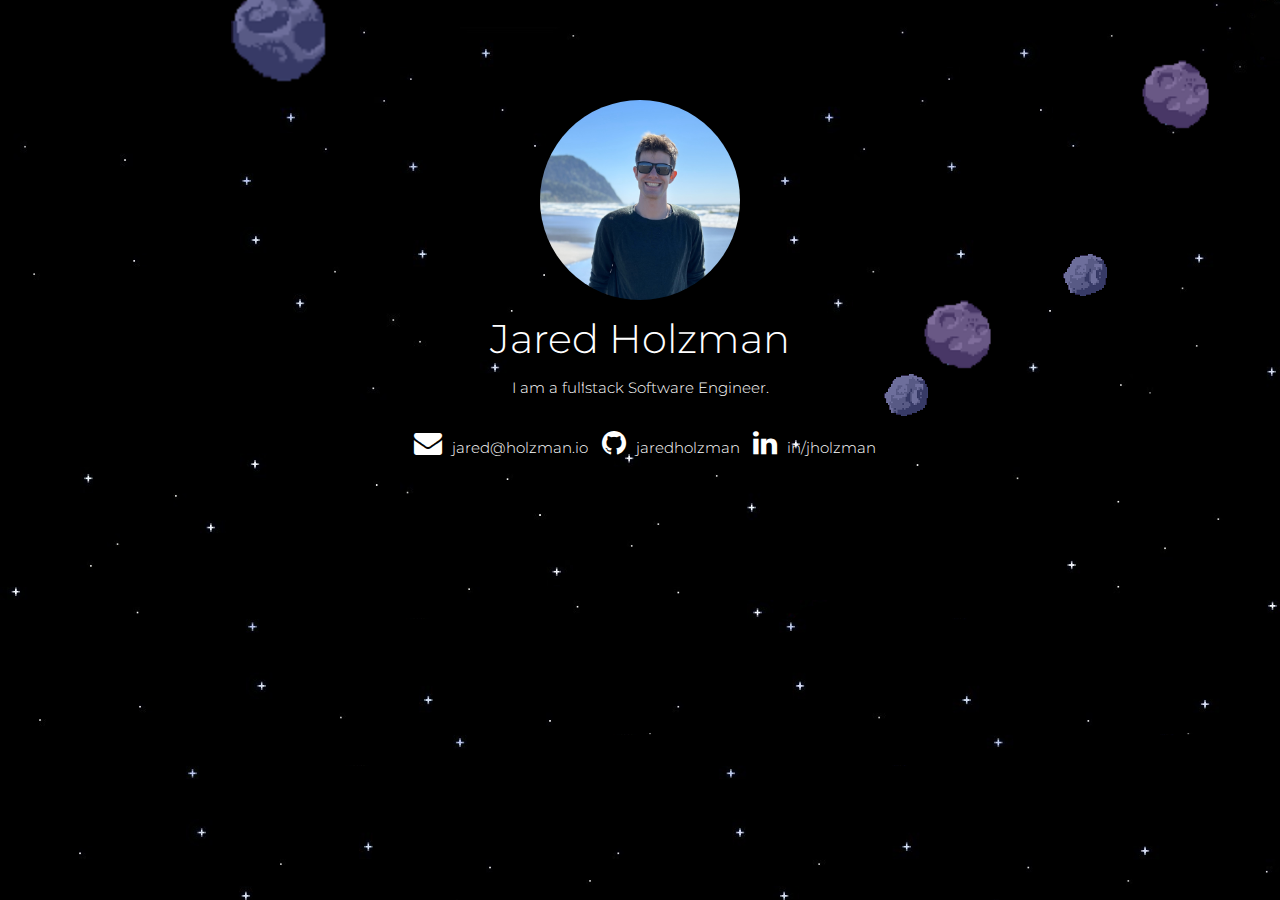
<file: index.html>
<!DOCTYPE html>
<html lang="en">
  <head>
    <meta charset="utf-8">
    <meta name="viewport" content="width=device-width, initial-scale=1.0">
    <meta name="description" content="">
    <meta name="author" content="">
    <link rel="shortcut icon" href="favicon.ico">
    <title>Jared Holzman's Homepage</title>

    <!-- Bootstrap core -->
    <link href="css/bootstrap.min.css" rel="stylesheet">
    <link href="css/font-awesome.min.css" rel="stylesheet">

    <!-- Custom styles for this template -->
    <link href="css/astroids.css" rel="stylesheet">
    <link href="css/main.css" rel="stylesheet">

    <link href='https://fonts.googleapis.com/css?family=Montserrat:700' rel='stylesheet' type='text/css'>
    <link href='https://fonts.googleapis.com/css?family=Lora:400italic' rel='stylesheet' type='text/css'>
    <link href="https://maxcdn.bootstrapcdn.com/font-awesome/4.1.0/css/font-awesome.min.css" rel="stylesheet">

  </head>

  <body>



    <!-- astroids -->
    <div class="astroid-container">
        <div class="astroid large astroid-1">
        </div>
        <div class="astroid normal astroid-2">
        </div>
        <div class="astroid astronaut astroid-3">
        </div>
        <div class="astroid tiny astroid-4">
        </div>
        <div class="astroid small astroid-5">
        </div>
        <div class="astroid normal astroid-6">
        </div>
        <div class="astroid small astroid-7">
        </div>
        <div class="astroid tiny astroid-8">
        </div>
        <div class="hide-below-900px">
        <div class="astroid small astroid-9">
        </div>
        <div class="astroid normal astroid-10">
        </div>
        <div class="astroid tiny astroid-11">
        </div>
        <div class="astroid small astroid-12">
        </div>
        <div class="astroid normal astroid-13">
        </div>
        <div class="astroid tiny astroid-14">
        </div>
        <div class="astroid small astroid-15">
        </div>
        </div>
    </div>

    <div class="container">
        <div class="circular centered"></div>

        <div class="name">
            <span class="letter">Jared Holzman</span>
            <!-- <p id="now-playing"></p> -->
            <p>I am a fullstack Software Engineer.</p>
        </div>

        <div class="media">
            <a id="email-anchor"><i class="fa fa-envelope fa-2x"></i><span id="email-text"></span></a>
            <a href="https://github.com/jaredholzman"><i class="fa fa-github fa-2x"></i><span>jaredholzman</span></a>
            <a href="https://linkedin.com/in/jholzman"><i class="fa fa-linkedin fa-2x"></i><span>in/jholzman</span></a>
            <!-- <a href="HolzmanResume.pdf"><i class="fa fa-file-text fa-2x"></i><span>Resume</span></a> -->
            <!-- <a href="portfolio.html"><i class="fa fa-folder-open fa-2x"></i><span>Portfolio</span></a> -->
        </div>

    </div><!-- /.container -->

    <!-- Spam prevention. Thanks Harsh! -->
    <script type="text/javascript">
    var hostname = "holzman.io";
    var username = "jared";
    var linktext = username + "@" + hostname ;
    document.getElementById("email-anchor").href = "mail" + "to:" + linktext ;
    document.getElementById("email-text").innerHTML = linktext ;
    </script>

    <script src="js/jquery.js"></script>
    <script src="js/bootstrap.min.js"></script>
    <script src="js/main.js"></script>
  </body>
</html>
</file>
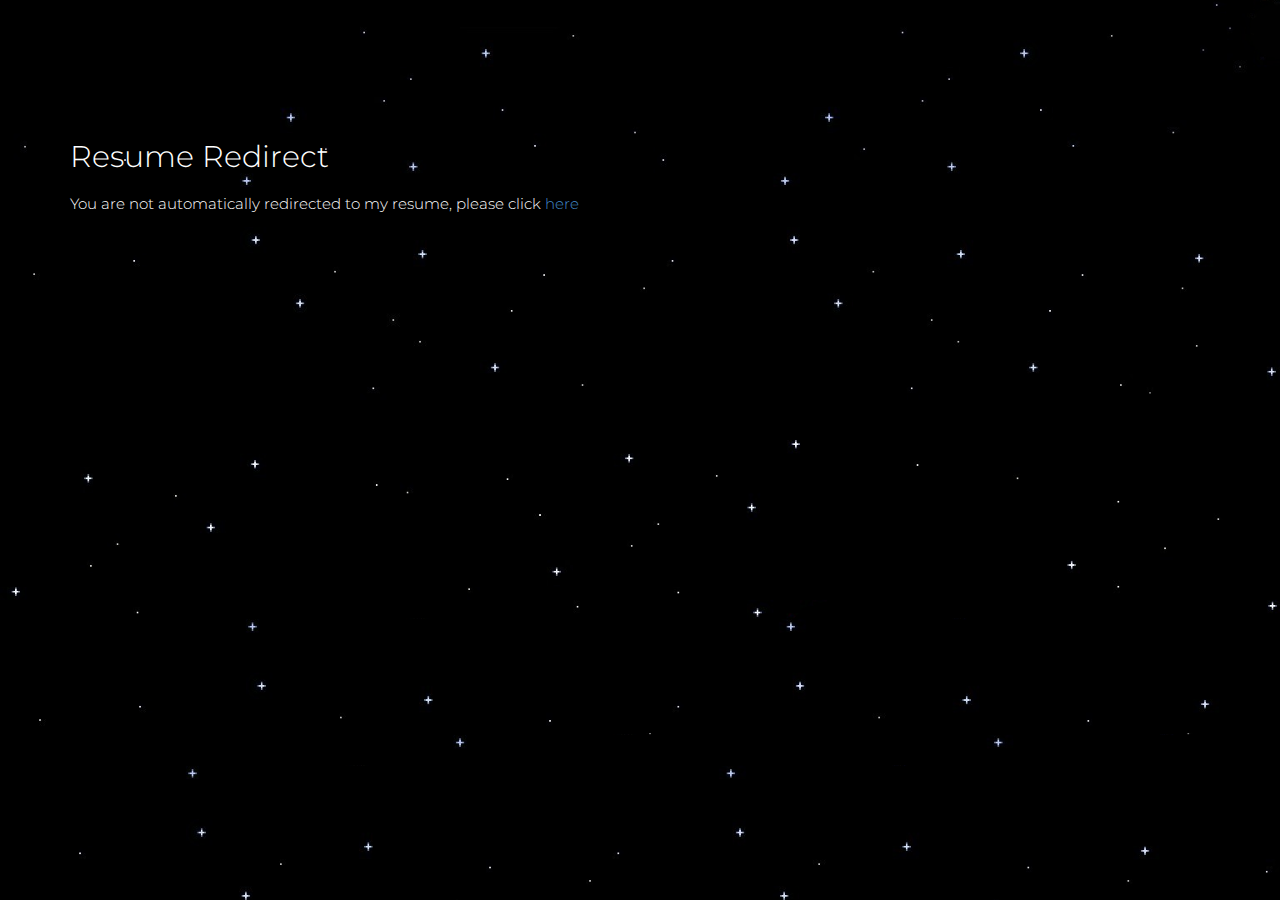
<file: resume.html>
<!DOCTYPE html>
<html lang="en">
  <head>
    <meta http-equiv="refresh" content="0; URL=HolzmanResume.pdf" />
    <meta charset="utf-8">
    <meta name="viewport" content="width=device-width, initial-scale=1.0">
    <meta name="description" content="">
    <meta name="author" content="">


    <title>Jared Holzman's Resume</title>

    <!-- Bootstrap core -->
    <link href="css/bootstrap.min.css" rel="stylesheet">
    <link href="css/font-awesome.min.css" rel="stylesheet">

    <!-- Custom styles for this template -->
    <link href="css/main.css" rel="stylesheet">

    <link href='http://fonts.googleapis.com/css?family=Montserrat:700' rel='stylesheet' type='text/css'>
    <link href='http://fonts.googleapis.com/css?family=Lora:400italic' rel='stylesheet' type='text/css'>
    <link href="http://maxcdn.bootstrapcdn.com/font-awesome/4.1.0/css/font-awesome.min.css" rel="stylesheet">

  </head>

  <body>
    <div class="container">
        <div class="text">
            <h1>Resume Redirect</h1>
            <p>
                You are not automatically redirected to my resume, please click <a href="HolzmanResume">here</a>
            </p>
        </div>
    </div><!-- /.container -->
    <script src="js/bootstrap.min.js"></script>
    <script src="js/main.js"></script>
  </body>
</html>
</file>
<file: css/astroids.css>
* {
  -webkit-box-sizing: border-box;
  -moz-box-sizing: border-box;
  box-sizing: border-box;
}

@media (max-height : 900px) {
  .hide-below-900px {
    display: none !important;
  }
}

.astroid-container {
  margin: 0 auto;
  position: absolute;
  top: 0px;
  left: 0px;
  width: 100%;
  pointer-events: none;
  overflow: hidden;
}

.astroid {
  -webkit-animation: astroids 60s infinite normal linear;
  -moz-animation: astroids 60s infinite normal linear;
  -ms-animation: astroids 60s infinite normal linear;
  -o-animation: astroids 60s infinite normal linear;
  animation: astroids 60s infinite normal linear;
  position: relative;
  margin: 10px 0 0 0;
  z-index: -1;
  width: 50px;
  height: 50px;
  background: url(../img/astroidMed.png)
}

.astroid.tiny {
  -moz-transform: scale(0.5, 0.5);
  -ms-transform: scale(0.5, 0.5);
  -webkit-transform: scale(0.5, 0.5);
  transform: scale(0.5, 0.5);
  background: url(../img/astroidTiny.png)
}
.astroid.small {
  -moz-transform: scale(1, 1);
  -ms-transform: scale(1, 1);
  -webkit-transform: scale(1, 1);
  transform: scale(1, 1);
  background: url(../img/astroidSmall.png)
}
.astroid.normal {
  -moz-transform: scale(1.5, 1.5);
  -ms-transform: scale(1.5, 1.5);
  -webkit-transform: scale(1.5, 1.5);
  transform: scale(1.5, 1.5);
  background: url(../img/astroidMed.png)
}
.astroid.large {
  -moz-transform: scale(2, 2);
  -ms-transform: scale(2, 2);
  -webkit-transform: scale(2, 2);
  transform: scale(2, 2);
  background: url(../img/astroidLarge.png)
}

.astroid.astronaut {
  -moz-transform: scale(1, 1);
  -ms-transform: scale(1, 1);
  -webkit-transform: scale(1, 1);
  transform: scale(1, 1);  
  background: url(../img/astronaut.png)
}

@-webkit-keyframes astroids {
  0% {
    left: -100%;
  }
  100% {
    left: 120%;
  }
}
@-moz-keyframes astroids {
  0% {
    left: -100%;
  }
  100% {
    left: 120%;
  }
}
@-ms-keyframes astroids {
  0% {
    left: -100%;
  }
  100% {
    left: 120%;
  }
}
@keyframes astroids {
  0% {
    left: -100%;
  }
  100% {
    left: 120%;
  }
}

.astroid-1 {
  -webkit-animation-duration: 63s;
  -moz-animation-duration: 63s;
  -ms-animation-duration: 63s;
  -o-animation-duration: 63s;
  animation-duration: 63s;
  margin-left: 20%;
}

.astroid-2 {
  -webkit-animation-duration: 99s;
  -moz-animation-duration: 99s;
  -ms-animation-duration: 99s;
  -o-animation-duration: 99s;
  animation-duration: 99s;
  margin-left: 90%;
}

.astroid-3 {
  -webkit-animation-duration: 42s;
  -moz-animation-duration: 42s;
  -ms-animation-duration: 42s;
  -o-animation-duration: 42s;
  animation-duration: 42s;
  margin-left: 50%;
}

.astroid-4 {
  -webkit-animation-duration: 52s;
  -moz-animation-duration: 52s;
  -ms-animation-duration: 52s;
  -o-animation-duration: 52s;
  animation-duration: 52s;
  margin-left: 43%;
}

.astroid-5 {
  -webkit-animation-duration: 115s;
  -moz-animation-duration: 115s;
  -ms-animation-duration: 115s;
  -o-animation-duration: 115s;
  animation-duration: 115s;
  margin-left: 83%;
}

.astroid-6 {
  -webkit-animation-duration: 89s;
  -moz-animation-duration: 89s;
  -ms-animation-duration: 89s;
  -o-animation-duration: 89s;
  animation-duration: 89s;
  margin-left: 73%;
}

.astroid-7 {
  -webkit-animation-duration: 109s;
  -moz-animation-duration: 109s;
  -ms-animation-duration: 109s;
  -o-animation-duration: 109s;
  animation-duration: 109s;
  margin-left: 69%;
}

.astroid-8 {
  -webkit-animation-duration: 86s;
  -moz-animation-duration: 86s;
  -ms-animation-duration: 86s;
  -o-animation-duration: 86s;
  animation-duration: 86s;
  margin-left: 100%;
}

.astroid-9 {
  -webkit-animation-duration: 101s;
  -moz-animation-duration: 101s;
  -ms-animation-duration: 101s;
  -o-animation-duration: 101s;
  animation-duration: 101s;
  margin-left: 10%;
}

.astroid-10 {
  -webkit-animation-duration: 76s;
  -moz-animation-duration: 76s;
  -ms-animation-duration: 76s;
  -o-animation-duration: 76s;
  animation-duration: 76s;
  margin-left: 14%;
}

.astroid-11 {
  -webkit-animation-duration: 96s;
  -moz-animation-duration: 96s;
  -ms-animation-duration: 96s;
  -o-animation-duration: 96s;
  animation-duration: 96s;
  margin-left: 73%;
}

.astroid-12 {
  -webkit-animation-duration: 83s;
  -moz-animation-duration: 83s;
  -ms-animation-duration: 83s;
  -o-animation-duration: 83s;
  animation-duration: 83s;
  margin-left: 51%;
}

.astroid-13 {
  -webkit-animation-duration: 72s;
  -moz-animation-duration: 72s;
  -ms-animation-duration: 72s;
  -o-animation-duration: 72s;
  animation-duration: 72s;
  margin-left: 84%;
}

.astroid-14 {
  -webkit-animation-duration: 47s;
  -moz-animation-duration: 47s;
  -ms-animation-duration: 47s;
  -o-animation-duration: 47s;
  animation-duration: 47s;
  margin-left: 34%;
}

.astroid-15 {
  -webkit-animation-duration: 133s;
  -moz-animation-duration: 133s;
  -ms-animation-duration: 133s;
  -o-animation-duration: 133s;
  animation-duration: 133s;
  margin-left: 65%;
}
</file>
<file: css/main.css>
/*
 * Author: Kyle Vedder
 * URL: vedder.io
 *
 */

body {
    padding-top: 100px;
    background: url(../img/space.png) no-repeat center center fixed;
    -webkit-background-size: cover;
    -moz-background-size: cover;
    -o-background-size: cover;
    background-size: cover;
    background-color: black;
}


.centered {
    margin: 0 auto;
}

.circular {
    width: 200px;
    height: 200px;

    border-radius: 100px;
    -webkit-border-radius: 100px;
    -moz-border-radius: 100px;

    -webkit-box-shadow: 0 0 8px rgba(0, 0, 0, .8);
    -moz-box-shadow: 0 0 8px rgba(0, 0, 0, .8);

    background: url(../img/me_3.jpg) no-repeat;
    background-size: 250px 333px;

}

.circular img {
    opacity: 0;
    filter: alpha(opacity=0);
}

.pdf-viewer{
  margin-top: 60px;
  margin-left:auto;
  margin-right:auto;
  width:8.5in;
  height:11in;
}

.pdf{
  width:100%;
  height:100%;
}

/* media */

.media {
    text-align: center;
    padding: 5px 0px;
    color: #ffffff;
}

.media a {
    color: inherit;
}

.media span {
    color: inherit;
    font-family: "Montserrat", sans-serif;
    font-weight: 300;
    font-size: 15px;
}

.media i {
    padding: 0px 10px; 
}

.media a:hover {
    color: gray;
}

/* Name */

.name {
    padding: 10px 0px ;
    text-align: center;
}

.text {
    font-family: "Montserrat", sans-serif;
    font-weight: 300;
    padding-top: 10px;
    margin-bottom: 0px;
    color: #ffffff;
    padding: 10px 0px ;
    text-align: left;
}

.letter {
    font-family: "Montserrat", sans-serif;
    font-weight: 300;
    font-size: 40px;
    color: #ffffff;
}

.text h1 {
    font-family: "Montserrat", sans-serif;
    font-weight: 300;
    padding-top: 10px;
    margin-bottom: 0px;
    color: #ffffff;
    padding: 10px 0px ;
    text-align: left;
    font-size: 30px;
}

.text h2 {
    font-family: "Montserrat", sans-serif;
    font-weight: 300;
    padding-top: 10px;
    margin-bottom: 0px;
    color: #ffffff;
    padding: 10px 0px ;
    text-align: left;
    font-size: 25px;
}

.text p {
    font-family: "Montserrat", sans-serif;
    font-weight: 300;
    font-size: 15px;
    padding-top: 10px;
    margin-bottom: 0px;
    color: #ffffff;
}


.text p a:hover {
    color: gray;
}

.name p {
    font-family: "Montserrat", sans-serif;
    font-weight: 300;
    font-size: 15px;
    padding-top: 10px;
    margin-bottom: 0px;
    color: #ffffff;
}


.name p a:hover {
    color: gray;
}
</file>
